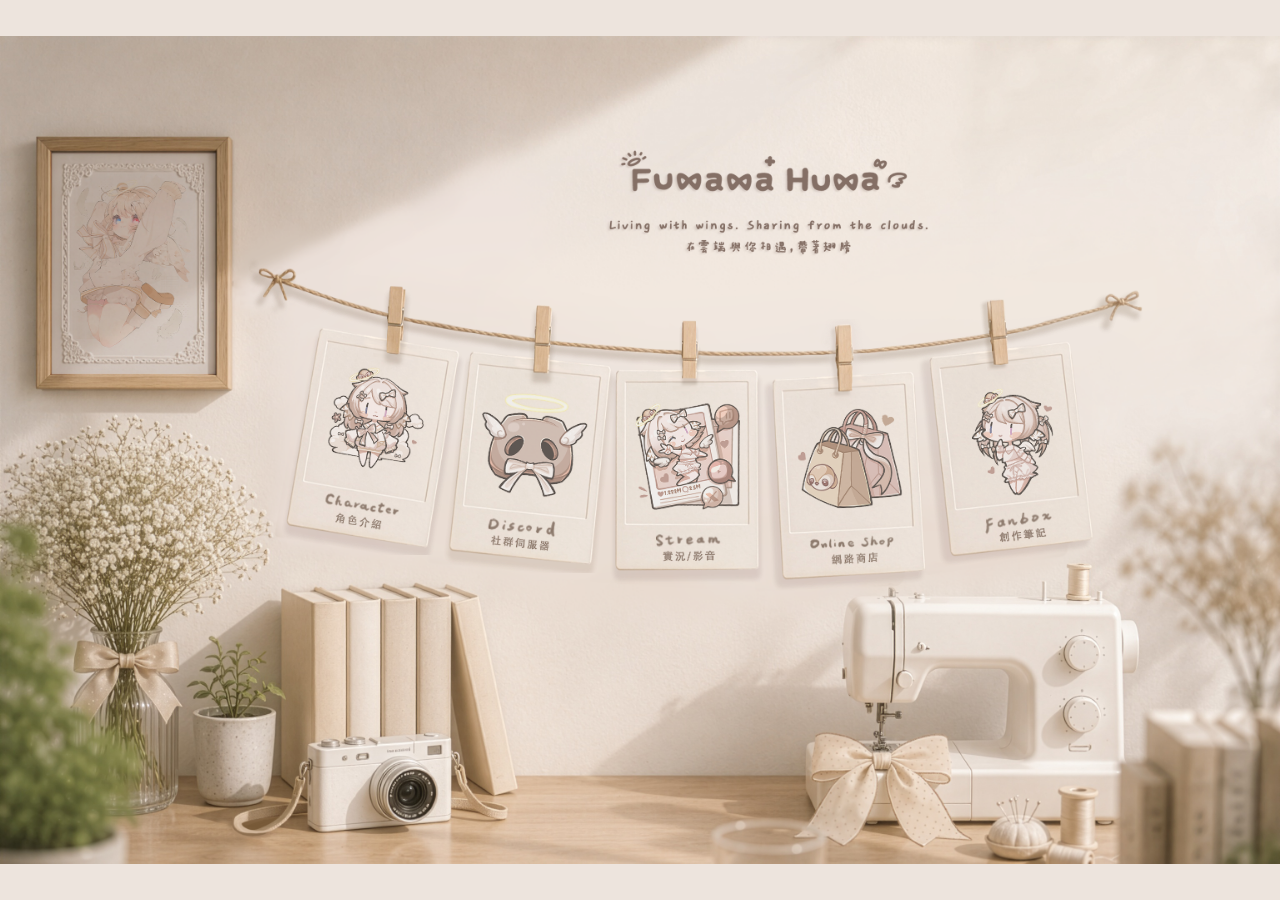
<file: index.html>
<!DOCTYPE html>
<html lang="zh-Hant">
<head>
  <meta charset="UTF-8">
  <meta name="viewport" content="width=device-width, initial-scale=1.0">
  <title>Fuwawa Huwa</title>
  <link rel="icon" type="image/png" href="images/favicon.png">
  <link rel="stylesheet" href="style.css">
</head>
<body>
  <main class="viewport">
    <div class="canvas">
      <img
        class="layer layer-bg"
        src="images/bg-home.png"
        alt="Fuwawa Huwa 首頁背景"
        width="3072"
        height="1987"
      >

      <img
        class="layer layer-part-a"
        src="images/partA.png"
        alt=""
        aria-hidden="true"
        width="2149"
        height="268"
      >

      <nav class="nav-buttons" aria-label="主要選單">
        <a href="pages/character.html" class="btn btn-character">
          <img src="images/btn_Character.png" alt="Character 角色介紹">
        </a>
        <a href="https://discord.gg/zadrB8VFN8" class="btn btn-discord">
          <img src="images/btn_Discord.png" alt="Discord 社群">
        </a>
        <a href="https://www.twitch.tv/fuwawahuwa" class="btn btn-stream">
          <img src="images/btn_Stream.png" alt="Stream 直播">
        </a>
        <a href="https://mall.iopenmall.tw/110269/" class="btn btn-shop">
          <img src="images/btn_Shop.png" alt="Online Shop 線上商店">
        </a>
        <a href="https://fuwahuwa.fanbox.cc/" class="btn btn-fanbox">
          <img src="images/btn_Fanbox.png" alt="Fanbox 創作內容">
        </a>
      </nav>
    </div>
  </main>
  <script src="js/main.js"></script>
</body>
</html>
</file>
<file: style.css>
/* =============================================
   設計稿基準尺寸：3072 × 1987 px
   ============================================= */
:root {
  --canvas-w: 3072;
  --canvas-h: 1987;
  /* 左右留白底色，取自背景牆面相近色 */
  --page-bg: #ede4dd;
}

/* =============================================
   全域重置
   ============================================= */
*,
*::before,
*::after {
  margin: 0;
  padding: 0;
  box-sizing: border-box;
}

html,
body {
  width: 100%;
  height: 100%;
  overflow: hidden;
  background-color: var(--page-bg);
}

/* =============================================
   視窗容器：畫布置中，寬螢幕時左右留白
   ============================================= */
.viewport {
  width: 100vw;
  height: 100vh;
  display: flex;
  align-items: center;
  justify-content: center;
  background-color: var(--page-bg);
}

/* 固定比例畫布，等比縮放填滿視窗（不裁切） */
.canvas {
  position: relative;
  aspect-ratio: 3072 / 1987;
  width: min(100vw, calc(100vh * 3072 / 1987));
  height: min(100vh, calc(100vw * 1987 / 3072));
}

/* =============================================
   圖層共用樣式
   ============================================= */
.layer {
  position: absolute;
  display: block;
  user-select: none;
  pointer-events: none;
}

/* 背景圖：填滿整個畫布 */
.layer-bg {
  inset: 0;
  width: 100%;
  height: 100%;
  z-index: 1;
}

/* partA 晾衣繩：位於按鈕下方 */
.layer-part-a {
  left: 19.336%;
  top: 26.673%;
  width: 69.954%;
  height: auto;
  z-index: 2;
}

/* =============================================
   導覽按鈕
   ============================================= */
.nav-buttons {
  position: absolute;
  inset: 0;
  z-index: 3;
}

/* 按鈕基礎樣式：保留 PNG 透明區域 */
.btn {
  position: absolute;
  display: block;
  width: 14.68%;
  /* 451 ÷ 3072 ≈ 14.68% */
  line-height: 0;
  text-decoration: none;
  cursor: pointer;
  /* 以夾子上方為晃動支點，模擬吊掛效果 */
  transform-origin: 50% 4%;
}

.btn img {
  display: block;
  width: 100%;
  height: auto;
}

/* 滑鼠懸停：自然微晃動，0.5 秒 */
.btn:hover {
  animation: btn-wiggle 0.5s ease-in-out;
}

@keyframes btn-wiggle {
  
 
  60% {
    transform: rotate(-0.5deg) translate(-1px, 0);
  }

  20% {
    transform: rotate(-1.5deg) translate(-1px, 1px);
  }

  60% {
    transform: rotate(-0.5deg) translate(-1px, 0);
  }

  0% {
    transform: rotate(1deg) translate(1px, 1px);
  }
}

/* 鍵盤聚焦外框 */
.btn:focus-visible {
  outline: 2px solid rgba(120, 90, 70, 0.55);
  outline-offset: 3px;
}

/* =============================================
   各按鈕位置（依 design.png 設計稿座標換算）
   ============================================= */

.btn-character {
  left: 21.745%;
  top: 29.19%;
}

.btn-discord {
  left: 34.115%;
  top: 31.404%;
}

.btn-stream {
  left: 46.289%;
  top: 32.713%;
}

.btn-shop {
  left: 59.049%;
  top: 34.122%;
}

.btn-fanbox {
  left: 71.615%;
  top: 30.7%;
}
</file>
